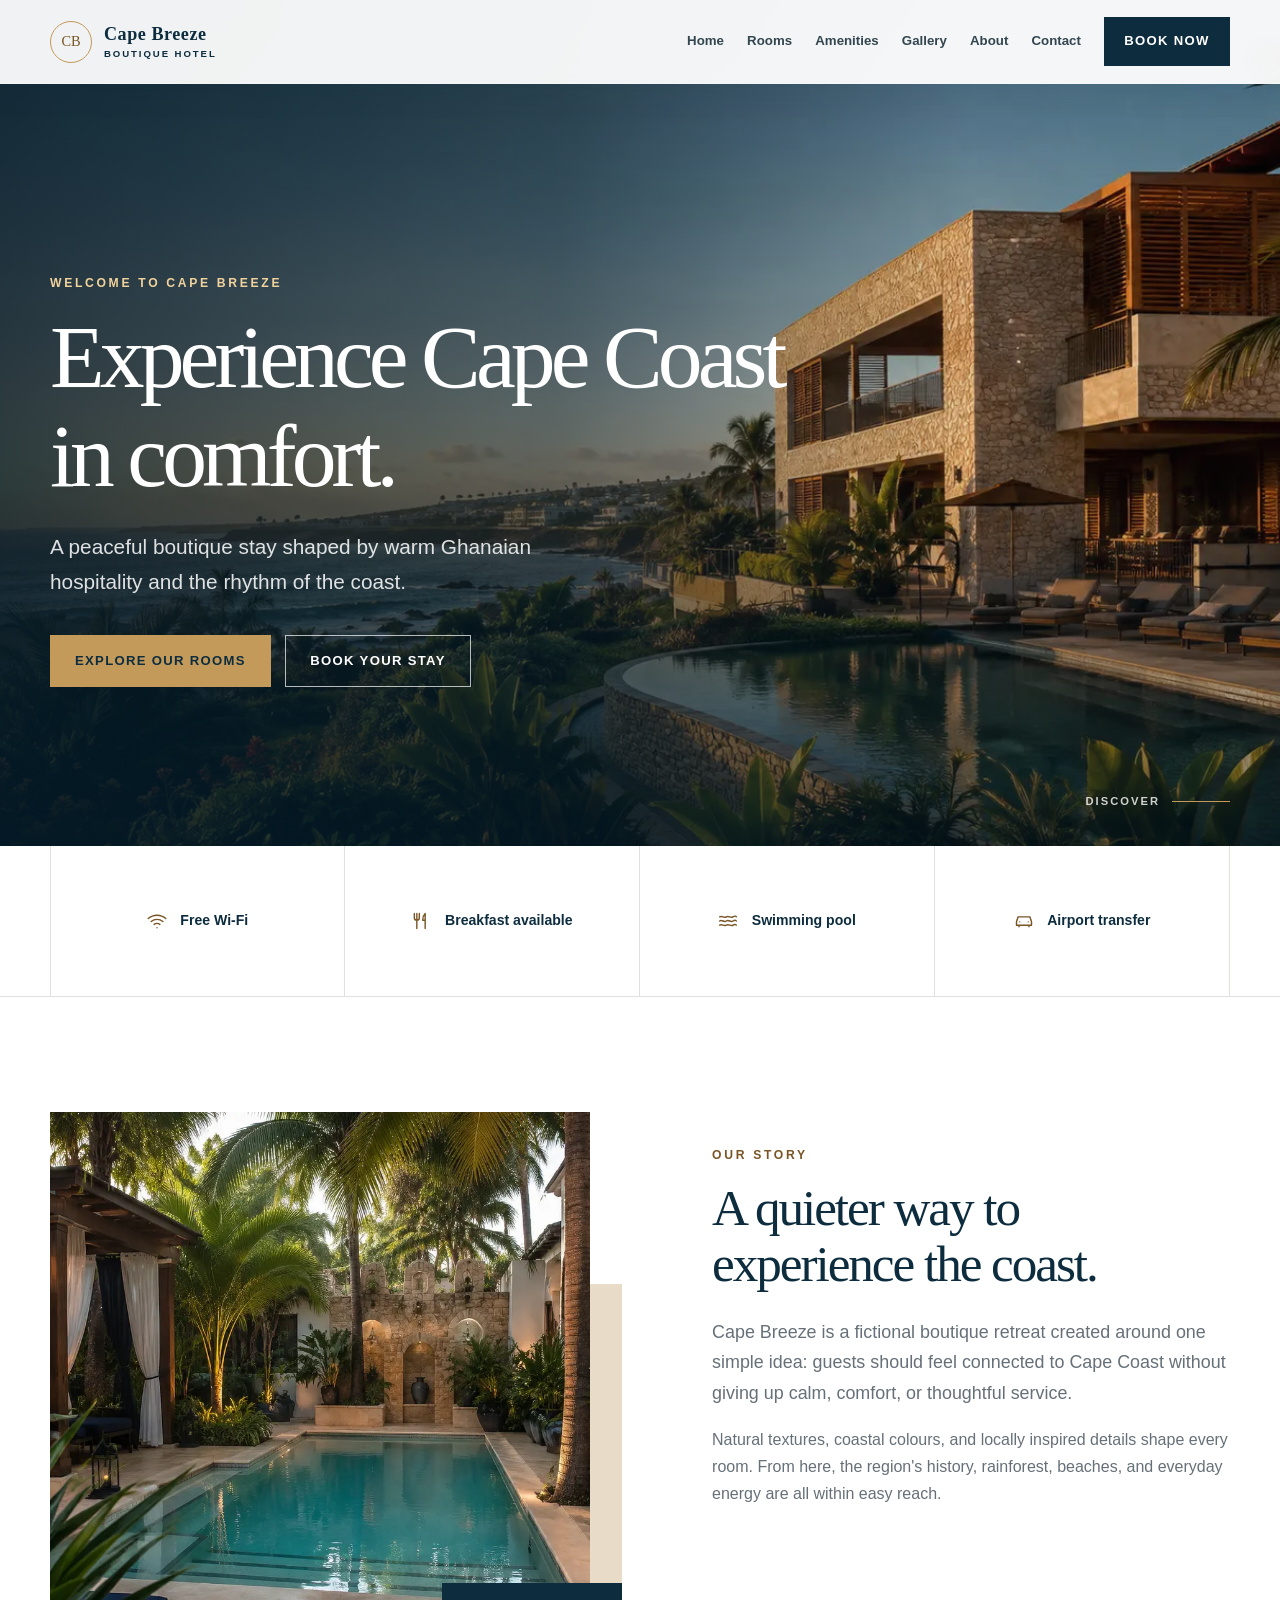
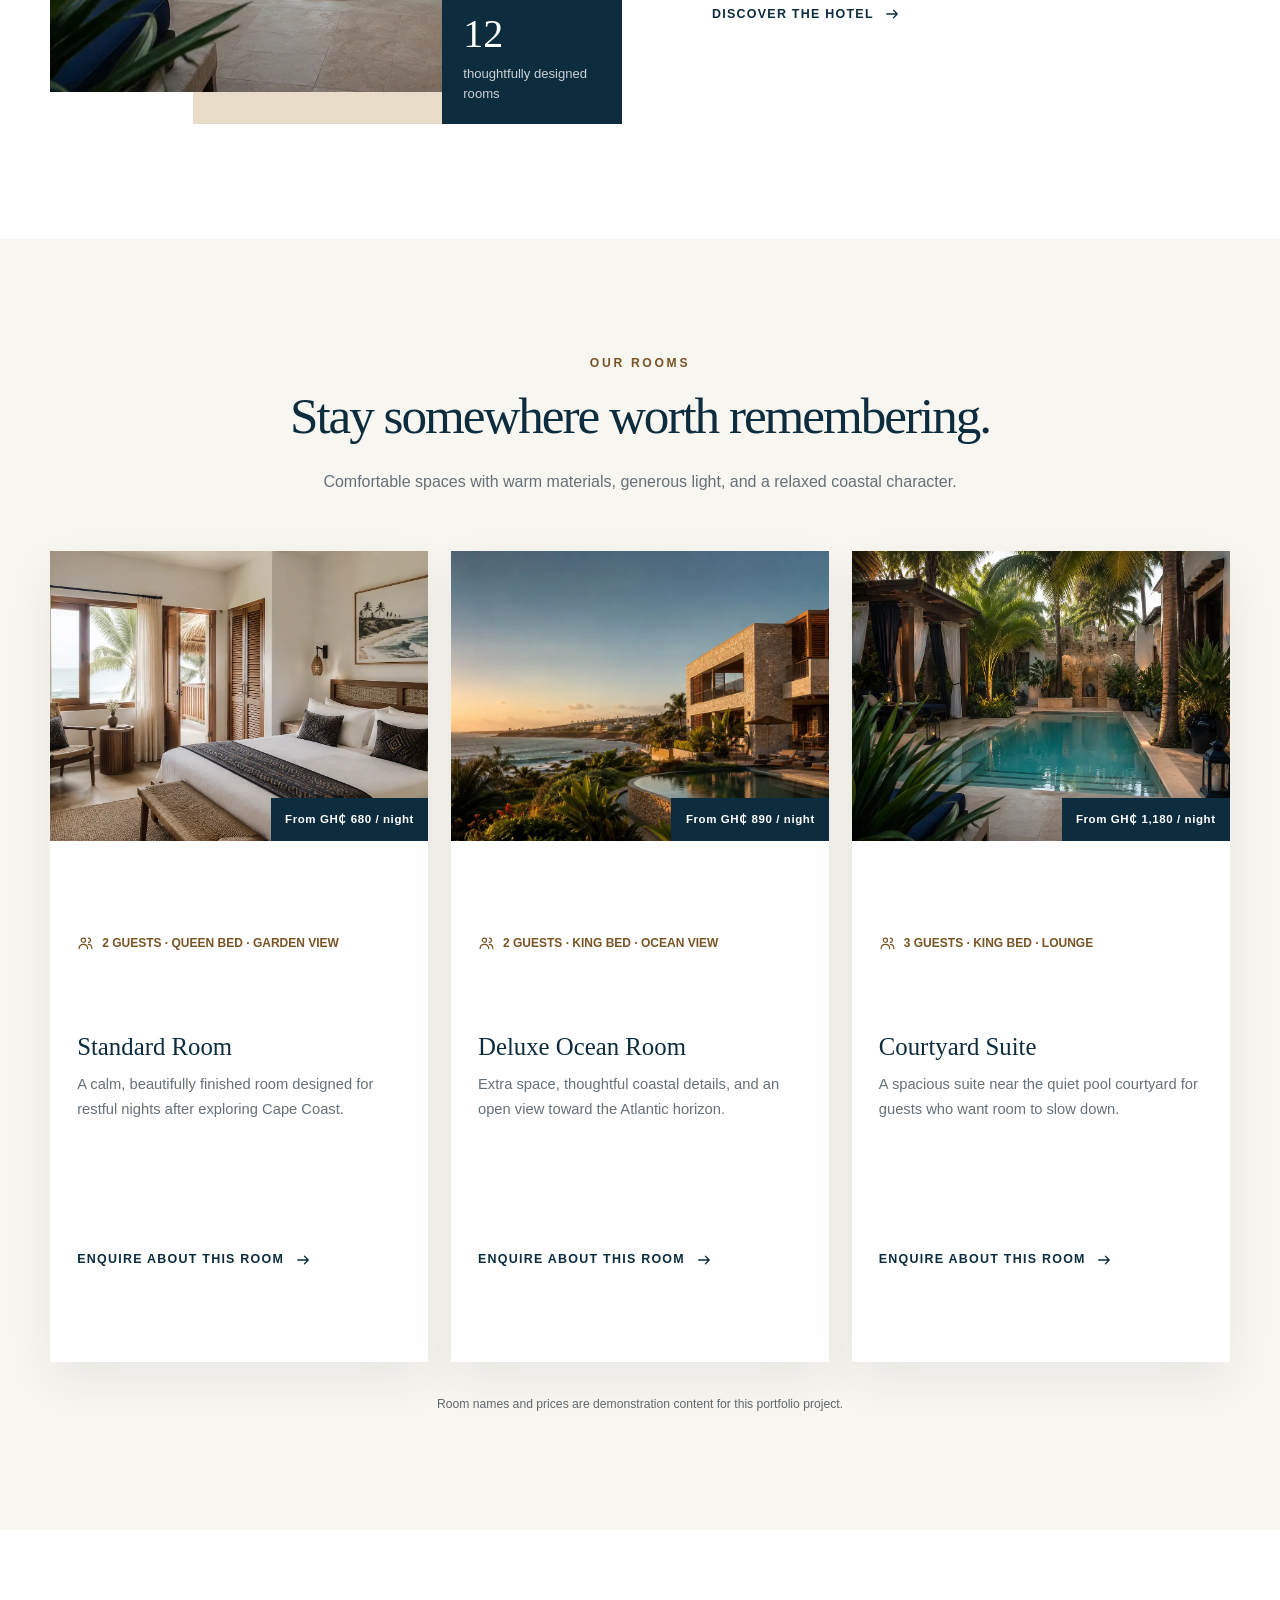
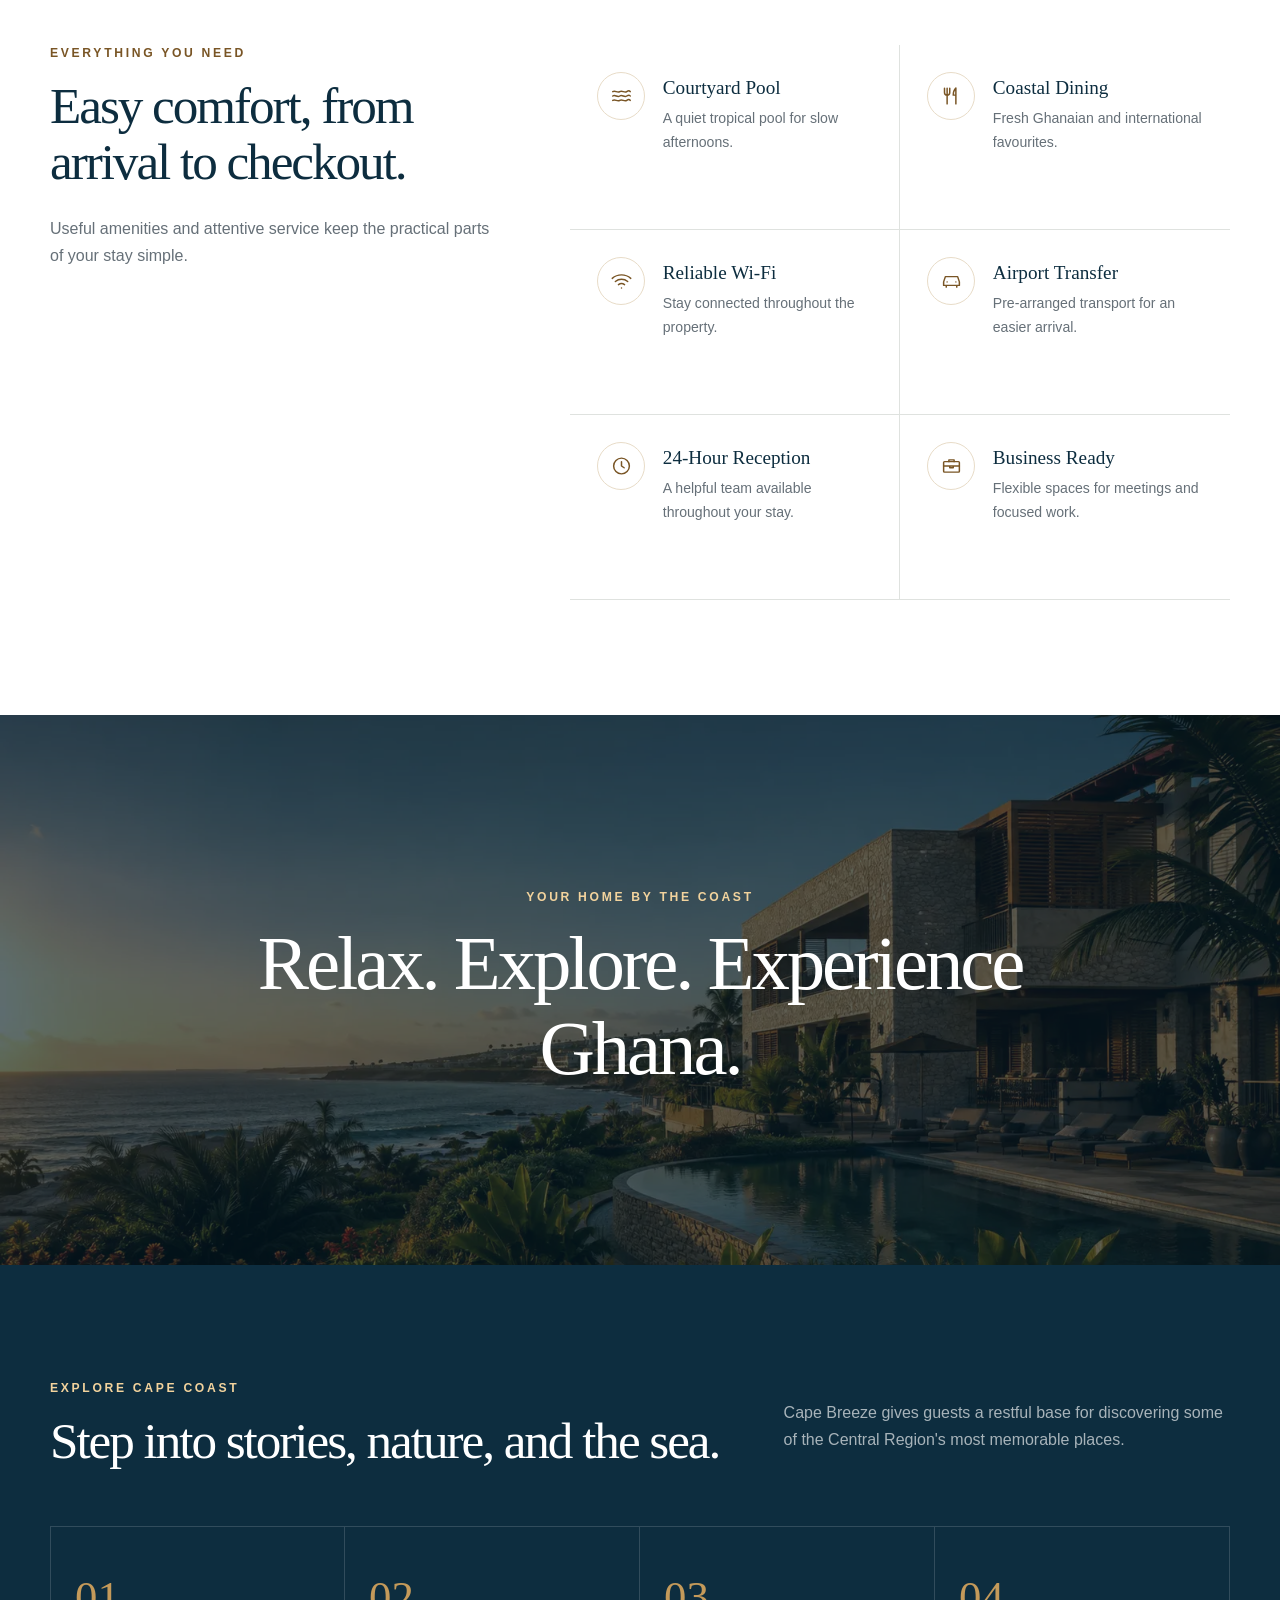
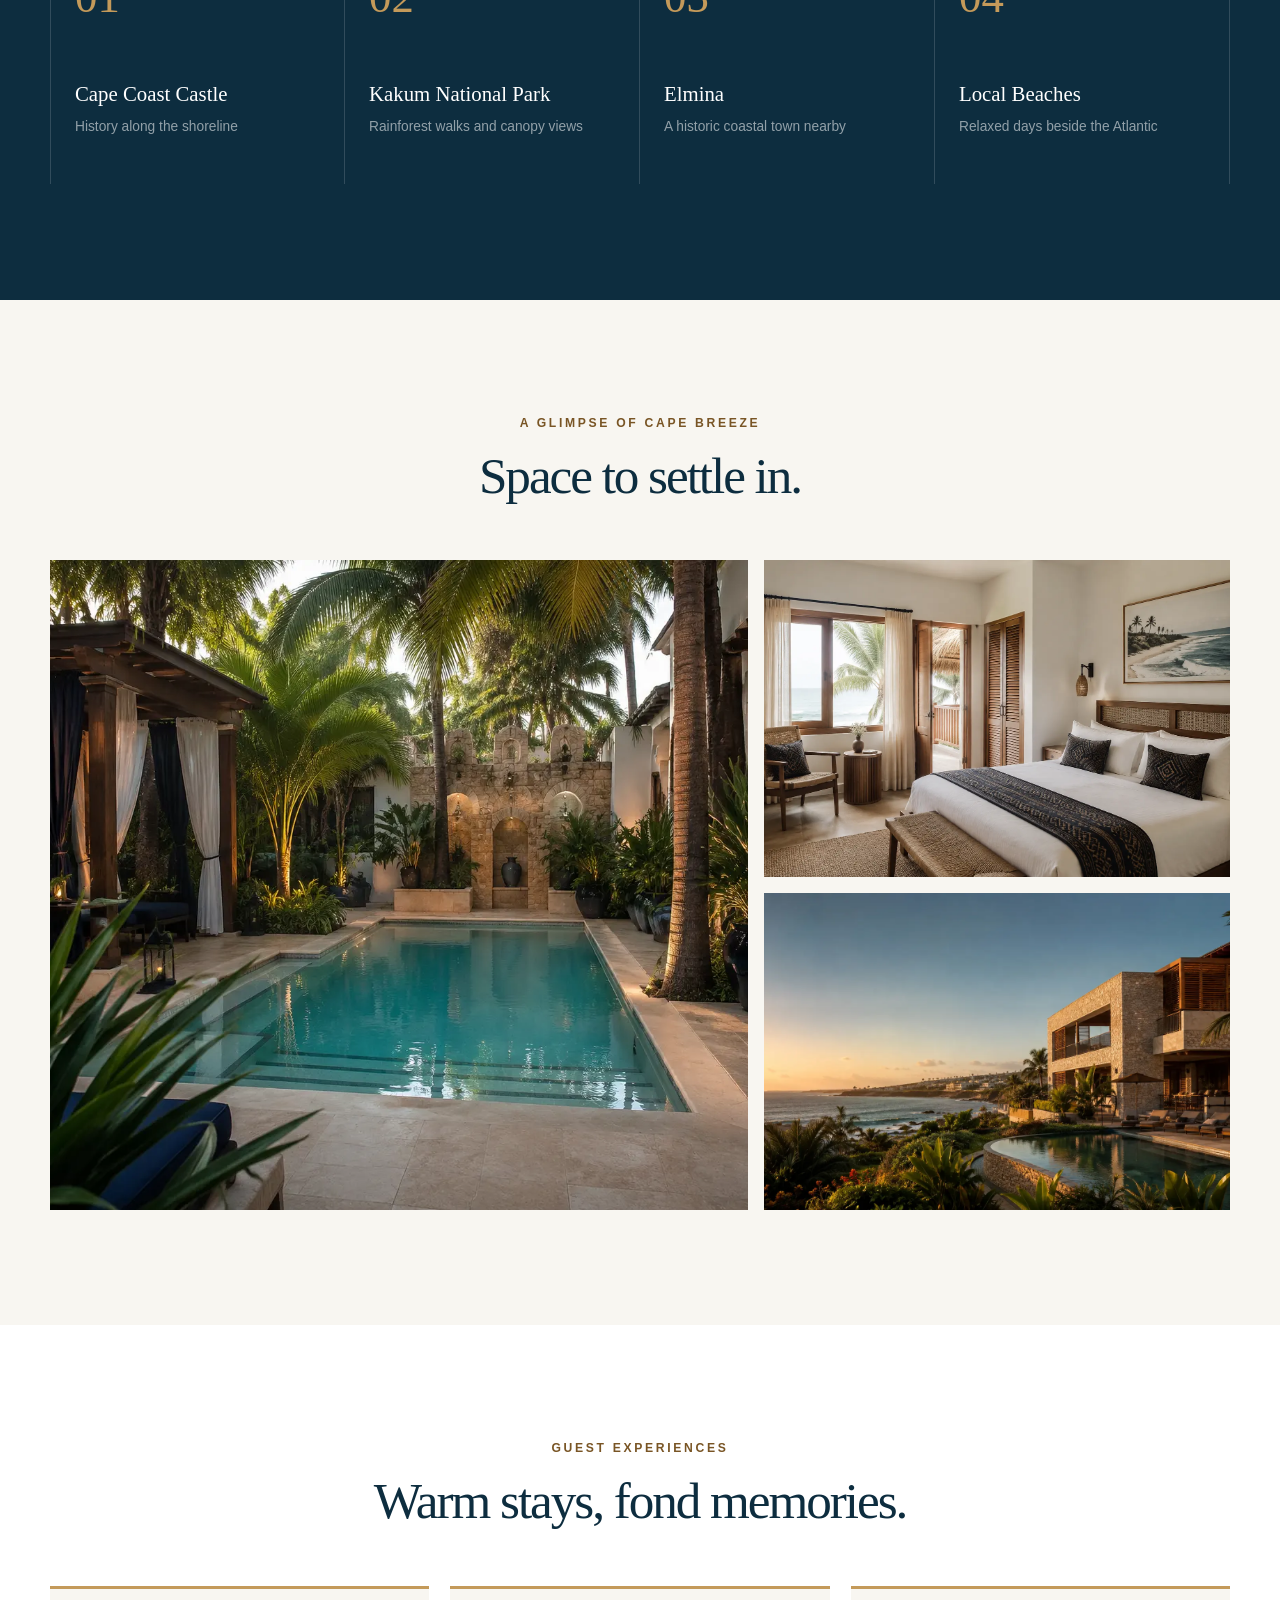
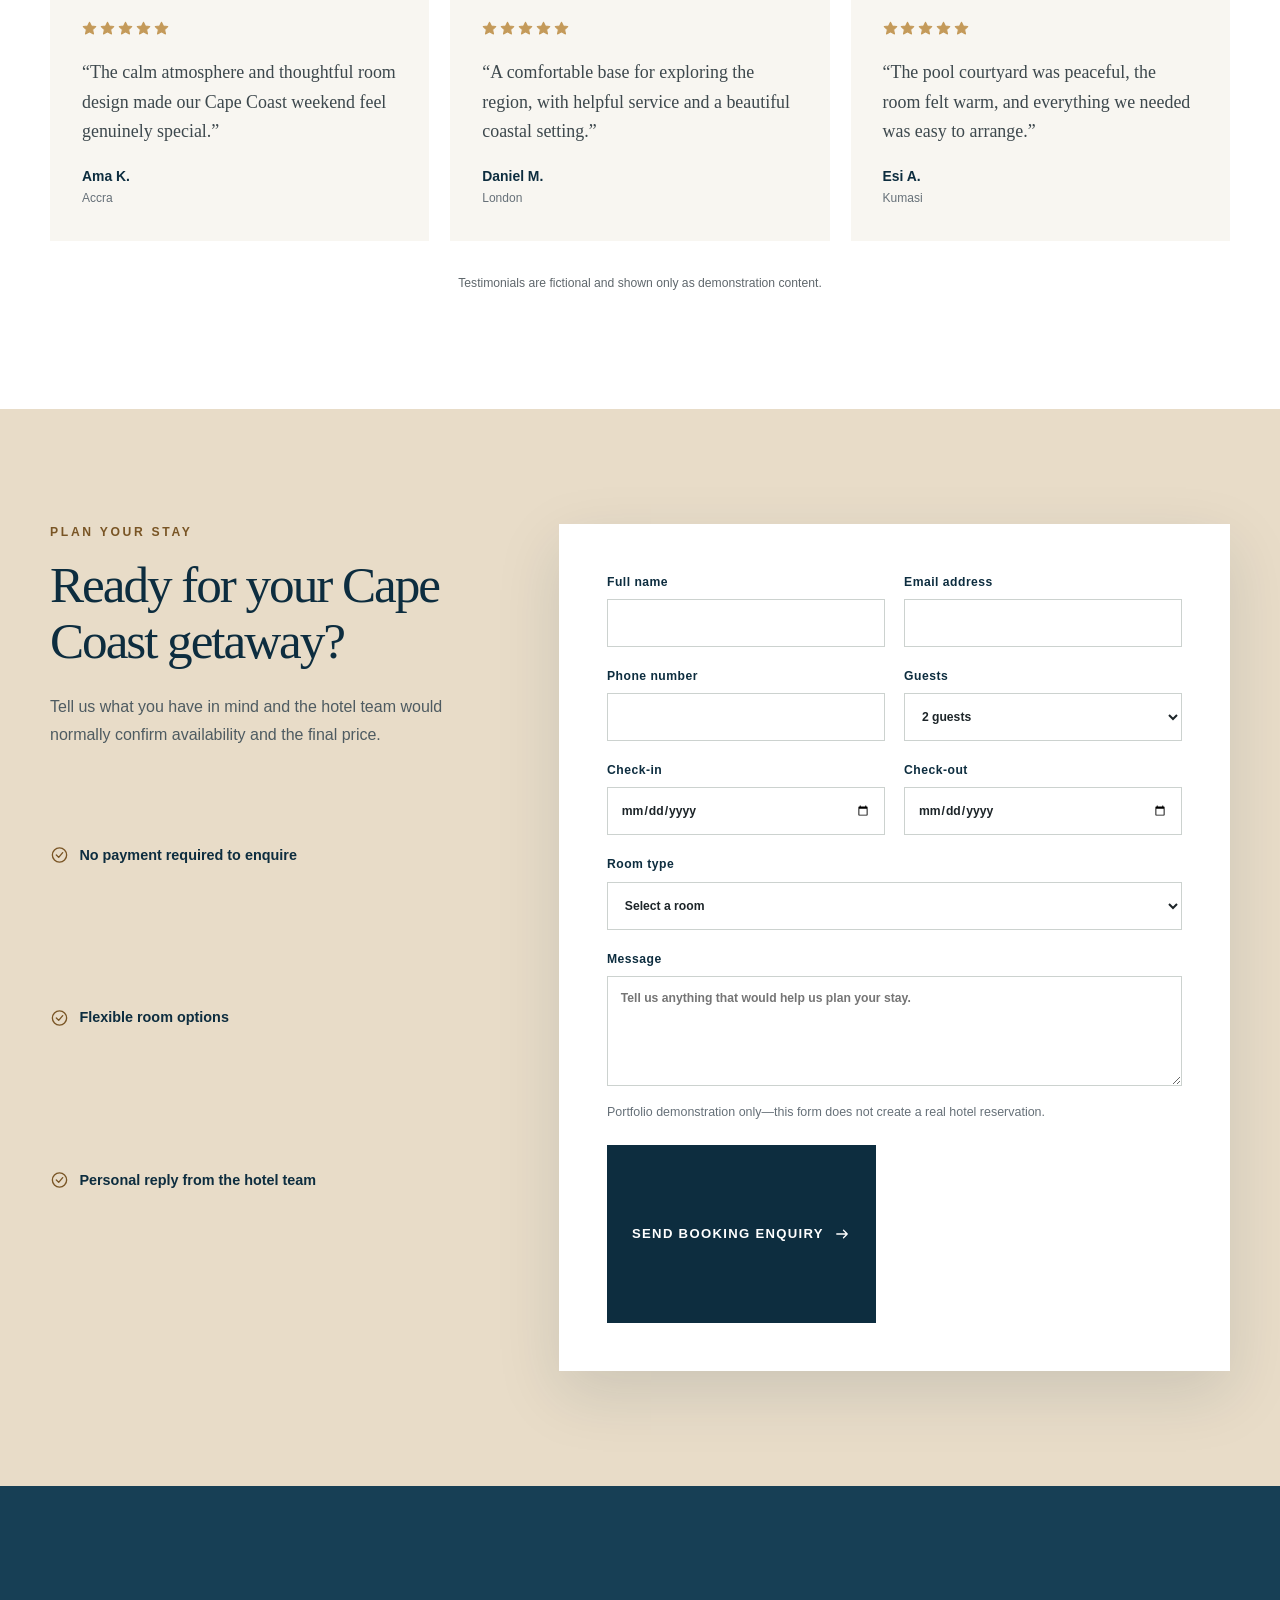
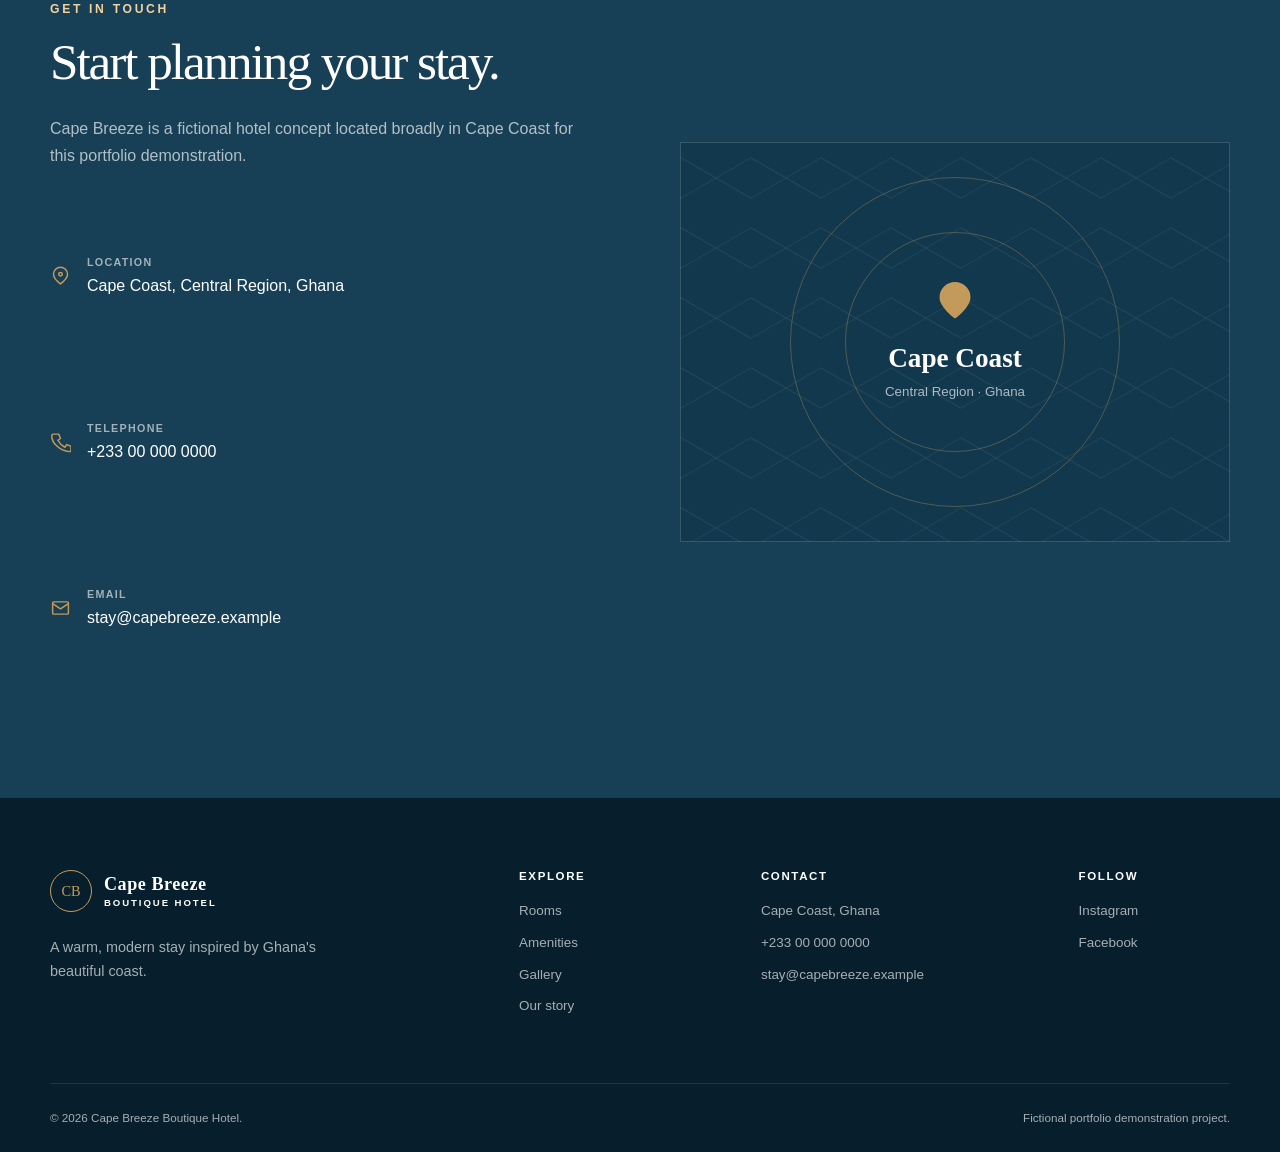
<file: index.html>
<!DOCTYPE html>
<html lang="en-GH">
  <head>
    <meta charset="UTF-8">
    <meta name="viewport" content="width=device-width, initial-scale=1.0">
    <meta name="description" content="Discover peaceful rooms, thoughtful amenities, and warm coastal hospitality at Cape Breeze Boutique Hotel in Cape Coast, Ghana.">
    <meta name="theme-color" content="#0d2d3f">
    <link rel="canonical"
      href="https://hotel-landing-page.patrickankomah4.workers.dev/">
    <meta property="og:title" content="Cape Breeze Boutique Hotel">
    <meta property="og:description" content="A peaceful boutique stay shaped by warm Ghanaian hospitality and the rhythm of the coast.">
    <meta property="og:type" content="website">
    <meta property="og:url"
      content="https://hotel-landing-page.patrickankomah4.workers.dev/"
    >
    <meta
      property="og:image"
      content="https://hotel-landing-page.patrickankomah4.workers.dev/assets/images/hotel-exterior.webp"
    >
    <meta
      property="og:image:alt"
      content="Exterior view of Cape Breeze Boutique Hotel"
    >
    <title>Cape Breeze Boutique Hotel | Cape Coast, Ghana</title>
    <link rel="icon" href="assets/icons/favicon.svg" type="image/svg+xml">
    <link rel="stylesheet" href="css/style.css">
    <script src="js/main.js" defer></script>
  </head>
  <body>
    <svg class="svg-symbols" aria-hidden="true">
      <symbol id="icon-wifi" viewBox="0 0 24 24"><path d="M5 12.55a11 11 0 0 1 14.08 0M1.42 9a16 16 0 0 1 21.16 0M8.53 16.11a6 6 0 0 1 6.95 0M12 20h.01"/></symbol>
      <symbol id="icon-dining" viewBox="0 0 24 24"><path d="M7 3v8M4 3v5a3 3 0 0 0 6 0V3M7 11v10M17 3v18M17 3c-2 2-3 5-3 8h3"/></symbol>
      <symbol id="icon-waves" viewBox="0 0 24 24"><path d="M2 7c3-2 5 2 8 0s5 2 8 0 4 0 4 0M2 12c3-2 5 2 8 0s5 2 8 0 4 0 4 0M2 17c3-2 5 2 8 0s5 2 8 0 4 0 4 0"/></symbol>
      <symbol id="icon-car" viewBox="0 0 24 24"><path d="M5 17h14M6 17v2M18 17v2M3 13l2-6h14l2 6v4H3zM7 13h.01M17 13h.01"/></symbol>
      <symbol id="icon-clock" viewBox="0 0 24 24"><circle cx="12" cy="12" r="9"/><path d="M12 7v5l3 2"/></symbol>
      <symbol id="icon-briefcase" viewBox="0 0 24 24"><rect x="3" y="7" width="18" height="12" rx="1"/><path d="M9 7V5h6v2M3 12h18M10 12v2h4v-2"/></symbol>
      <symbol id="icon-users" viewBox="0 0 24 24"><circle cx="9" cy="8" r="3"/><path d="M3 20c0-4 2-6 6-6s6 2 6 6M16 5a3 3 0 0 1 0 6M16 14c3 0 5 2 5 6"/></symbol>
      <symbol id="icon-arrow" viewBox="0 0 24 24"><path d="M5 12h14M14 7l5 5-5 5"/></symbol>
      <symbol id="icon-check" viewBox="0 0 24 24"><circle cx="12" cy="12" r="9"/><path d="m8 12 3 3 5-6"/></symbol>
      <symbol id="icon-pin" viewBox="0 0 24 24"><path d="M20 10c0 5-8 11-8 11S4 15 4 10a8 8 0 1 1 16 0z"/><circle cx="12" cy="10" r="2"/></symbol>
      <symbol id="icon-phone" viewBox="0 0 24 24"><path d="M6 3h4l2 5-3 2c2 4 4 6 8 8l2-3 5 2v4c0 1-1 2-2 2C11 22 2 13 2 5c0-1 1-2 2-2z"/></symbol>
      <symbol id="icon-mail" viewBox="0 0 24 24"><rect x="3" y="5" width="18" height="14" rx="1"/><path d="m3 7 9 6 9-6"/></symbol>
      <symbol id="icon-star" viewBox="0 0 24 24"><path d="m12 2 3 6 7 .9-5 4.8 1.3 7-6.3-3.3-6.3 3.3 1.3-7-5-4.8L9 8z"/></symbol>
    </svg>

    <header class="site-header">
      <a class="brand" href="#home" aria-label="Cape Breeze home">
        <span class="brand-mark" aria-hidden="true">CB</span>
        <span><strong>Cape Breeze</strong><small>Boutique Hotel</small></span>
      </a>

      <button class="menu-button" id="menuButton" type="button" aria-label="Open navigation" aria-expanded="false" aria-controls="mainNavigation">
        <span class="menu-icon" aria-hidden="true"></span>
      </button>

      <nav class="nav-links" id="mainNavigation" aria-label="Main navigation">
        <a href="#home">Home</a>
        <a href="#rooms">Rooms</a>
        <a href="#amenities">Amenities</a>
        <a href="#gallery">Gallery</a>
        <a href="#about">About</a>
        <a href="#contact">Contact</a>
        <a class="button button-small" href="#booking">Book now</a>
      </nav>
    </header>

    <main>
      <section class="hero" id="home" aria-labelledby="hero-title">
        <img
          class="hero-image"
          src="assets/images/hotel-exterior.webp"
          alt="Cape Breeze hotel overlooking the Atlantic coast at sunset"
          width="1600"
          height="800"
          fetchpriority="high"
        >
        <div class="hero-overlay"></div>
        <div class="hero-content container">
          <p class="eyebrow eyebrow-light">Welcome to Cape Breeze</p>
          <h1 id="hero-title">Experience Cape Coast in comfort.</h1>
          <p class="hero-copy">A peaceful boutique stay shaped by warm Ghanaian hospitality and the rhythm of the coast.</p>
          <div class="hero-actions">
            <a class="button button-gold" href="#rooms">Explore our rooms</a>
            <a class="button button-outline-light" href="#booking">Book your stay</a>
          </div>
        </div>
        <a class="scroll-cue" href="#about" aria-label="Scroll to discover Cape Breeze"><span>Discover</span><span class="scroll-line"></span></a>
      </section>

      <section class="quick-strip" aria-label="Key hotel amenities">
        <div class="container quick-grid">
          <div><svg aria-hidden="true"><use href="#icon-wifi"></use></svg><span>Free Wi-Fi</span></div>
          <div><svg aria-hidden="true"><use href="#icon-dining"></use></svg><span>Breakfast available</span></div>
          <div><svg aria-hidden="true"><use href="#icon-waves"></use></svg><span>Swimming pool</span></div>
          <div><svg aria-hidden="true"><use href="#icon-car"></use></svg><span>Airport transfer</span></div>
        </div>
      </section>

      <section class="section about-section" id="about">
        <div class="container about-grid">
          <div class="image-composition">
            <img src="assets/images/pool-courtyard.webp" alt="Peaceful pool courtyard surrounded by tropical plants">
            <span class="image-note"><strong>12</strong> thoughtfully designed rooms</span>
          </div>
          <div class="section-copy">
            <p class="eyebrow">Our story</p>
            <h2>A quieter way to experience the coast.</h2>
            <p class="lead">Cape Breeze is a fictional boutique retreat created around one simple idea: guests should feel connected to Cape Coast without giving up calm, comfort, or thoughtful service.</p>
            <p>Natural textures, coastal colours, and locally inspired details shape every room. From here, the region&apos;s history, rainforest, beaches, and everyday energy are all within easy reach.</p>
            <a class="text-link" href="#amenities">Discover the hotel <svg aria-hidden="true"><use href="#icon-arrow"></use></svg></a>
          </div>
        </div>
      </section>

      <section class="section rooms-section" id="rooms">
        <div class="container">
          <div class="section-heading centered-heading">
            <p class="eyebrow">Our rooms</p>
            <h2>Stay somewhere worth remembering.</h2>
            <p>Comfortable spaces with warm materials, generous light, and a relaxed coastal character.</p>
          </div>

          <div class="rooms-grid">
            <article class="room-card">
              <div class="room-image-wrap"><img src="assets/images/guest-room.webp" alt="Standard Room at Cape Breeze Boutique Hotel"><span class="room-price">From GH₵ 680 / night</span></div>
              <div class="room-body">
                <p class="room-details"><svg aria-hidden="true"><use href="#icon-users"></use></svg>2 guests · Queen bed · Garden view</p>
                <h3>Standard Room</h3>
                <p>A calm, beautifully finished room designed for restful nights after exploring Cape Coast.</p>
                <a class="text-link room-enquiry" href="#booking" data-room="Standard Room">Enquire about this room <svg aria-hidden="true"><use href="#icon-arrow"></use></svg></a>
              </div>
            </article>

            <article class="room-card">
              <div class="room-image-wrap"><img src="assets/images/hotel-exterior.webp" alt="Deluxe Ocean Room at Cape Breeze Boutique Hotel"><span class="room-price">From GH₵ 890 / night</span></div>
              <div class="room-body">
                <p class="room-details"><svg aria-hidden="true"><use href="#icon-users"></use></svg>2 guests · King bed · Ocean view</p>
                <h3>Deluxe Ocean Room</h3>
                <p>Extra space, thoughtful coastal details, and an open view toward the Atlantic horizon.</p>
                <a class="text-link room-enquiry" href="#booking" data-room="Deluxe Ocean Room">Enquire about this room <svg aria-hidden="true"><use href="#icon-arrow"></use></svg></a>
              </div>
            </article>

            <article class="room-card">
              <div class="room-image-wrap"><img src="assets/images/pool-courtyard.webp" alt="Courtyard Suite at Cape Breeze Boutique Hotel"><span class="room-price">From GH₵ 1,180 / night</span></div>
              <div class="room-body">
                <p class="room-details"><svg aria-hidden="true"><use href="#icon-users"></use></svg>3 guests · King bed · Lounge</p>
                <h3>Courtyard Suite</h3>
                <p>A spacious suite near the quiet pool courtyard for guests who want room to slow down.</p>
                <a class="text-link room-enquiry" href="#booking" data-room="Courtyard Suite">Enquire about this room <svg aria-hidden="true"><use href="#icon-arrow"></use></svg></a>
              </div>
            </article>
          </div>
          <p class="demo-note">Room names and prices are demonstration content for this portfolio project.</p>
        </div>
      </section>

      <section class="section amenities-section" id="amenities">
        <div class="container amenities-layout">
          <div class="section-heading amenities-intro">
            <p class="eyebrow">Everything you need</p>
            <h2>Easy comfort, from arrival to checkout.</h2>
            <p>Useful amenities and attentive service keep the practical parts of your stay simple.</p>
          </div>
          <div class="amenities-grid">
            <article class="amenity"><span class="icon-circle"><svg aria-hidden="true"><use href="#icon-waves"></use></svg></span><div><h3>Courtyard Pool</h3><p>A quiet tropical pool for slow afternoons.</p></div></article>
            <article class="amenity"><span class="icon-circle"><svg aria-hidden="true"><use href="#icon-dining"></use></svg></span><div><h3>Coastal Dining</h3><p>Fresh Ghanaian and international favourites.</p></div></article>
            <article class="amenity"><span class="icon-circle"><svg aria-hidden="true"><use href="#icon-wifi"></use></svg></span><div><h3>Reliable Wi-Fi</h3><p>Stay connected throughout the property.</p></div></article>
            <article class="amenity"><span class="icon-circle"><svg aria-hidden="true"><use href="#icon-car"></use></svg></span><div><h3>Airport Transfer</h3><p>Pre-arranged transport for an easier arrival.</p></div></article>
            <article class="amenity"><span class="icon-circle"><svg aria-hidden="true"><use href="#icon-clock"></use></svg></span><div><h3>24-Hour Reception</h3><p>A helpful team available throughout your stay.</p></div></article>
            <article class="amenity"><span class="icon-circle"><svg aria-hidden="true"><use href="#icon-briefcase"></use></svg></span><div><h3>Business Ready</h3><p>Flexible spaces for meetings and focused work.</p></div></article>
          </div>
        </div>
      </section>

      <section class="feature-banner" aria-label="Coastal hotel experience">
        <img src="assets/images/hotel-exterior.webp" alt="View across the coast beside Cape Breeze">
        <div class="feature-overlay"></div>
        <div class="feature-copy"><p class="eyebrow eyebrow-light">Your home by the coast</p><h2>Relax. Explore. Experience Ghana.</h2></div>
      </section>

      <section class="section destinations-section">
        <div class="container">
          <div class="section-heading split-heading">
            <div><p class="eyebrow">Explore Cape Coast</p><h2>Step into stories, nature, and the sea.</h2></div>
            <p>Cape Breeze gives guests a restful base for discovering some of the Central Region&apos;s most memorable places.</p>
          </div>
          <div class="destination-grid">
            <article class="destination-card"><span>01</span><h3>Cape Coast Castle</h3><p>History along the shoreline</p></article>
            <article class="destination-card"><span>02</span><h3>Kakum National Park</h3><p>Rainforest walks and canopy views</p></article>
            <article class="destination-card"><span>03</span><h3>Elmina</h3><p>A historic coastal town nearby</p></article>
            <article class="destination-card"><span>04</span><h3>Local Beaches</h3><p>Relaxed days beside the Atlantic</p></article>
          </div>
        </div>
      </section>

      <section class="section gallery-section" id="gallery">
        <div class="container">
          <div class="section-heading centered-heading"><p class="eyebrow">A glimpse of Cape Breeze</p><h2>Space to settle in.</h2></div>
          <div class="gallery-grid">
            <figure class="gallery-large"><img src="assets/images/pool-courtyard.webp" alt="Tropical courtyard swimming pool" loading="lazy"></figure>
            <figure><img src="assets/images/guest-room.webp" alt="Guest room with coastal details" loading="lazy"></figure>
            <figure><img src="assets/images/hotel-exterior.webp" alt="Hotel and Atlantic coast at sunset" loading="lazy"></figure>
          </div>
        </div>
      </section>

      <section class="section testimonials-section">
        <div class="container">
          <div class="section-heading centered-heading"><p class="eyebrow">Guest experiences</p><h2>Warm stays, fond memories.</h2></div>
          <div class="testimonials-grid">
            <blockquote><div class="stars" role="img" aria-label="Five out of five stars"><svg><use href="#icon-star"></use></svg><svg><use href="#icon-star"></use></svg><svg><use href="#icon-star"></use></svg><svg><use href="#icon-star"></use></svg><svg><use href="#icon-star"></use></svg></div><p>“The calm atmosphere and thoughtful room design made our Cape Coast weekend feel genuinely special.”</p><footer><strong>Ama K.</strong><span>Accra</span></footer></blockquote>
            <blockquote><div class="stars" role="img" aria-label="Five out of five stars"><svg><use href="#icon-star"></use></svg><svg><use href="#icon-star"></use></svg><svg><use href="#icon-star"></use></svg><svg><use href="#icon-star"></use></svg><svg><use href="#icon-star"></use></svg></div><p>“A comfortable base for exploring the region, with helpful service and a beautiful coastal setting.”</p><footer><strong>Daniel M.</strong><span>London</span></footer></blockquote>
            <blockquote><div class="stars" role="img" aria-label="Five out of five stars"><svg><use href="#icon-star"></use></svg><svg><use href="#icon-star"></use></svg><svg><use href="#icon-star"></use></svg><svg><use href="#icon-star"></use></svg><svg><use href="#icon-star"></use></svg></div><p>“The pool courtyard was peaceful, the room felt warm, and everything we needed was easy to arrange.”</p><footer><strong>Esi A.</strong><span>Kumasi</span></footer></blockquote>
          </div>
          <p class="demo-note">Testimonials are fictional and shown only as demonstration content.</p>
        </div>
      </section>

      <section class="section booking-section" id="booking">
        <div class="container booking-grid">
          <div class="booking-copy">
            <p class="eyebrow">Plan your stay</p>
            <h2>Ready for your Cape Coast getaway?</h2>
            <p>Tell us what you have in mind and the hotel team would normally confirm availability and the final price.</p>
            <ul>
              <li><svg aria-hidden="true"><use href="#icon-check"></use></svg>No payment required to enquire</li>
              <li><svg aria-hidden="true"><use href="#icon-check"></use></svg>Flexible room options</li>
              <li><svg aria-hidden="true"><use href="#icon-check"></use></svg>Personal reply from the hotel team</li>
            </ul>
          </div>

          <form
            class="booking-form"
            id="bookingForm"
            action="https://formspree.io/f/xwlkbnba"
            method="POST"
          >
            <input
              type="hidden"
              name="_subject"
              value="New Cape Breeze booking enquiry"
            >
            <div class="form-grid">
              <label>Full name<input name="name" type="text" autocomplete="name" required></label>
              <label>Email address<input name="email" type="email" autocomplete="email" required></label>
              <label>Phone number<input name="phone" type="tel" autocomplete="tel" required></label>
              <label>Guests<select name="guests"><option value="1">1 guest</option><option value="2" selected>2 guests</option><option value="3">3 guests</option><option value="4">4+ guests</option></select></label>
              <label>Check-in<input id="checkin" name="checkin" type="date" required></label>
              <label>Check-out<input id="checkout" name="checkout" type="date" required></label>
              <label class="full-field">Room type<select id="roomType" name="room" required><option value="" selected disabled>Select a room</option><option>Standard Room</option><option>Deluxe Ocean Room</option><option>Courtyard Suite</option></select></label>
              <label class="full-field">Message<textarea name="message" rows="4" placeholder="Tell us anything that would help us plan your stay."></textarea></label>
            </div>
            <p class="form-note">
              Portfolio demonstration only—this form does not create a real hotel reservation.
            </p>
            <button class="button form-button" type="submit">Send booking enquiry <svg aria-hidden="true"><use href="#icon-arrow"></use></svg></button>
            <p class="form-success" id="formSuccess" role="status" hidden>
              <svg aria-hidden="true"><use href="#icon-check"></use></svg>
              Thank you. Your booking enquiry has been sent successfully.
            </p>

            <p class="form-error" id="formError" role="alert" hidden>
              We couldn’t send your enquiry. Please check your connection and try again.
            </p> 
           </form>
        </div>
      </section>

      <section class="section contact-section" id="contact">
        <div class="container contact-grid">
          <div>
            <p class="eyebrow eyebrow-light">Get in touch</p>
            <h2>Start planning your stay.</h2>
            <p class="contact-intro">Cape Breeze is a fictional hotel concept located broadly in Cape Coast for this portfolio demonstration.</p>
            <div class="contact-list">
              <p><svg aria-hidden="true"><use href="#icon-pin"></use></svg><span><strong>Location</strong>Cape Coast, Central Region, Ghana</span></p>
              <p><svg aria-hidden="true"><use href="#icon-phone"></use></svg><span><strong>Telephone</strong>+233 00 000 0000</span></p>
              <p><svg aria-hidden="true"><use href="#icon-mail"></use></svg><span><strong>Email</strong>stay@capebreeze.example</span></p>
            </div>
          </div>
          <div class="map-card" role="img" aria-label="Cape Coast location illustration">
            <span class="map-ring map-ring-one"></span><span class="map-ring map-ring-two"></span>
            <svg aria-hidden="true"><use href="#icon-pin"></use></svg><strong>Cape Coast</strong><small>Central Region · Ghana</small>
          </div>
        </div>
      </section>
    </main>

    <footer class="footer">
      <div class="container footer-grid">
        <div class="footer-brand"><a class="brand brand-light" href="#home"><span class="brand-mark">CB</span><span><strong>Cape Breeze</strong><small>Boutique Hotel</small></span></a><p>A warm, modern stay inspired by Ghana&apos;s beautiful coast.</p></div>
        <div><h3>Explore</h3><a href="#rooms">Rooms</a><a href="#amenities">Amenities</a><a href="#gallery">Gallery</a><a href="#about">Our story</a></div>
        <div><h3>Contact</h3><p>Cape Coast, Ghana</p><p>+233 00 000 0000</p><p>stay@capebreeze.example</p></div>
        <div><h3>Follow</h3><p>Instagram</p><p>Facebook</p></div>
      </div>
      <div class="container footer-bottom"><p>© 2026 Cape Breeze Boutique Hotel.</p><p>Fictional portfolio demonstration project.</p></div>
        </footer>

    <!-- Cloudflare Web Analytics -->
    <script
      type="module"
      src="https://static.cloudflareinsights.com/beacon.min.js"
      data-cf-beacon='{"token":"aace23bc553f4d2088be8d62112a434f"}'
    ></script>
    <!-- End Cloudflare Web Analytics -->
  </body>
</html>
</file>
<file: css/style.css>
:root {
  --navy: #0d2d3f;
  --navy-light: #173f55;
  --gold: #c49a5a;
  --gold-dark: #795525;
  --sand: #e8dcc8;
  --cream: #f8f6f1;
  --white: #ffffff;
  --ink: #1d2529;
  --muted: #667078;
  --line: #dfe2df;
  --background: #ffffff;
  --foreground: #1d2529;
  --card: #ffffff;
  --card-foreground: #1d2529;
  --popover: #ffffff;
  --popover-foreground: #1d2529;
  --primary: #0d2d3f;
  --primary-foreground: #ffffff;
  --secondary: #e8dcc8;
  --secondary-foreground: #0d2d3f;
  --muted-foreground: #667078;
  --accent: #c49a5a;
  --accent-foreground: #0d2d3f;
  --destructive: #b42318;
  --border: #dfe2df;
  --input: #c9cfcc;
  --ring: #c49a5a;
  --radius: 0.25rem;
}

* {
  box-sizing: border-box;
}

.svg-symbols {
  position: absolute;
  width: 0;
  height: 0;
  overflow: hidden;
}

svg {
  fill: none;
  stroke: currentColor;
  stroke-linecap: round;
  stroke-linejoin: round;
  stroke-width: 1.7;
}

html {
  scroll-behavior: smooth;
  scroll-padding-top: 84px;
}

body {
  margin: 0;
  background: var(--white);
  color: var(--ink);
  font-family: "Inter", "Segoe UI", Arial, sans-serif;
  font-size: 1rem;
  line-height: 1.7;
}

body,
button,
input,
select,
textarea {
  -webkit-font-smoothing: antialiased;
}

a {
  color: inherit;
  text-decoration: none;
}

img {
  display: block;
  max-width: 100%;
}

button,
input,
select,
textarea {
  font: inherit;
}

h1,
h2,
h3,
p {
  margin-top: 0;
}

h1,
h2,
h3 {
  color: var(--navy);
  font-family: Georgia, "Times New Roman", serif;
  font-weight: 500;
  line-height: 1.1;
}

h1 {
  font-size: clamp(3.5rem, 7vw, 6.8rem);
  letter-spacing: -0.055em;
}

h2 {
  font-size: clamp(2.5rem, 4vw, 4.2rem);
  letter-spacing: -0.04em;
}

h3 {
  font-size: 1.55rem;
}

.container {
  width: min(1180px, calc(100% - 40px));
  margin-inline: auto;
}

.section {
  padding-block: clamp(5rem, 9vw, 8rem);
}

.eyebrow {
  margin-bottom: 1rem;
  color: var(--gold-dark);
  font-size: 0.76rem;
  font-weight: 700;
  letter-spacing: 0.22em;
  line-height: 1.4;
  text-transform: uppercase;
}

.eyebrow-light {
  color: #f2d39d;
}

.button {
  display: inline-flex;
  min-height: 52px;
  align-items: center;
  justify-content: center;
  gap: 0.6rem;
  border: 1px solid var(--navy);
  background: var(--navy);
  color: var(--white);
  cursor: pointer;
  font-size: 0.82rem;
  font-weight: 700;
  letter-spacing: 0.1em;
  padding: 0.8rem 1.5rem;
  text-transform: uppercase;
  transition: background 180ms ease, border-color 180ms ease, color 180ms ease, transform 180ms ease;
}

.button:hover {
  background: var(--navy-light);
  border-color: var(--navy-light);
  transform: translateY(-2px);
}

.button:focus-visible,
a:focus-visible,
input:focus-visible,
select:focus-visible,
textarea:focus-visible,
button:focus-visible {
  outline: 3px solid var(--gold);
  outline-offset: 3px;
}

.button-small {
  min-height: 44px;
  padding-inline: 1.2rem;
  color: var(--white) !important;
}

.site-header {
  position: fixed;
  z-index: 50;
  top: 0;
  right: 0;
  left: 0;
  display: flex;
  min-height: 84px;
  align-items: center;
  justify-content: space-between;
  border-bottom: 1px solid rgba(255, 255, 255, 0.24);
  background: rgba(255, 255, 255, 0.94);
  box-shadow: 0 10px 30px rgba(13, 45, 63, 0.08);
  padding: 0.75rem max(24px, calc((100vw - 1180px) / 2));
  backdrop-filter: blur(14px);
}

.brand {
  display: inline-flex;
  align-items: center;
  gap: 0.75rem;
  color: var(--navy);
  line-height: 1;
}

.brand-mark {
  display: inline-grid;
  width: 42px;
  height: 42px;
  place-items: center;
  border: 1px solid var(--gold);
  border-radius: 50%;
  color: var(--gold-dark);
  font-family: Georgia, "Times New Roman", serif;
  font-size: 0.9rem;
}

.brand strong,
.brand small {
  display: block;
}

.brand strong {
  font-family: Georgia, "Times New Roman", serif;
  font-size: 1.13rem;
  letter-spacing: 0.03em;
}

.brand small {
  margin-top: 0.35rem;
  font-size: 0.6rem;
  font-weight: 700;
  letter-spacing: 0.2em;
  text-transform: uppercase;
}

.nav-links {
  display: flex;
  align-items: center;
  gap: 1.45rem;
}

.nav-links > a:not(.button) {
  position: relative;
  color: #33464f;
  font-size: 0.83rem;
  font-weight: 600;
}

.nav-links > a:not(.button)::after {
  position: absolute;
  right: 0;
  bottom: -8px;
  left: 0;
  height: 1px;
  background: var(--gold);
  content: "";
  transform: scaleX(0);
  transition: transform 180ms ease;
}

.nav-links > a:not(.button):hover::after {
  transform: scaleX(1);
}

.menu-button {
  display: none;
  width: 44px;
  height: 44px;
  place-items: center;
  border: 1px solid var(--line);
  background: var(--white);
  color: var(--navy);
}

.menu-icon,
.menu-icon::before,
.menu-icon::after {
  display: block;
  width: 22px;
  height: 2px;
  background: currentColor;
  content: "";
  transition: transform 180ms ease, opacity 180ms ease;
}

.menu-icon {
  position: relative;
}

.menu-icon::before {
  position: absolute;
  top: -7px;
}

.menu-icon::after {
  position: absolute;
  top: 7px;
}

.menu-button.is-open .menu-icon {
  background: transparent;
}

.menu-button.is-open .menu-icon::before {
  top: 0;
  transform: rotate(45deg);
}

.menu-button.is-open .menu-icon::after {
  top: 0;
  transform: rotate(-45deg);
}

.hero {
  position: relative;
  display: grid;
  min-height: 94svh;
  align-items: center;
  overflow: hidden;
  padding-top: 84px;
}

.hero-image,
.hero-overlay {
  position: absolute;
  width: 100%;
  height: 100%;
  inset: 0;
}

.hero-image {
  object-fit: cover;
  object-position: center;
}

.hero-overlay {
  background:
    linear-gradient(90deg, rgba(4, 27, 40, 0.84) 0%, rgba(4, 27, 40, 0.56) 44%, rgba(4, 27, 40, 0.08) 76%),
    linear-gradient(0deg, rgba(4, 27, 40, 0.5) 0%, transparent 45%);
}

.hero-content {
  position: relative;
  z-index: 2;
  padding-block: 7rem 5rem;
}

.hero h1 {
  max-width: 800px;
  margin-bottom: 1.5rem;
  color: var(--white);
}

.hero-copy {
  max-width: 570px;
  margin-bottom: 2.2rem;
  color: rgba(255, 255, 255, 0.86);
  font-size: clamp(1.05rem, 2vw, 1.3rem);
}

.hero-actions {
  display: flex;
  flex-wrap: wrap;
  gap: 0.9rem;
}

.button-gold {
  border-color: var(--gold);
  background: var(--gold);
  color: var(--navy);
}

.button-gold:hover {
  border-color: #d3ae73;
  background: #d3ae73;
}

.button-outline-light {
  border-color: rgba(255, 255, 255, 0.7);
  background: transparent;
}

.button-outline-light:hover {
  border-color: var(--white);
  background: var(--white);
  color: var(--navy);
}

.scroll-cue {
  position: absolute;
  z-index: 2;
  right: max(24px, calc((100vw - 1180px) / 2));
  bottom: 2.2rem;
  display: flex;
  align-items: center;
  gap: 0.75rem;
  color: rgba(255, 255, 255, 0.8);
  font-size: 0.7rem;
  font-weight: 700;
  letter-spacing: 0.18em;
  text-transform: uppercase;
}

.scroll-line {
  display: block;
  width: 58px;
  height: 1px;
  background: var(--gold);
}

.quick-strip {
  border-bottom: 1px solid var(--line);
  background: var(--white);
}

.quick-grid {
  display: grid;
  grid-template-columns: repeat(4, 1fr);
}

.quick-grid > div {
  display: flex;
  min-height: 108px;
  align-items: center;
  justify-content: center;
  gap: 0.85rem;
  border-right: 1px solid var(--line);
  color: var(--navy);
  font-size: 0.88rem;
  font-weight: 700;
}

.quick-grid > div:first-child {
  border-left: 1px solid var(--line);
}

.quick-grid svg {
  width: 20px;
  color: var(--gold-dark);
}

.about-grid {
  display: grid;
  align-items: center;
  gap: clamp(3rem, 7vw, 7rem);
  grid-template-columns: 1.05fr 0.95fr;
}

.image-composition {
  position: relative;
  padding: 0 2rem 2rem 0;
}

.image-composition::after {
  position: absolute;
  z-index: -1;
  right: 0;
  bottom: 0;
  width: 75%;
  height: 72%;
  background: var(--sand);
  content: "";
}

.image-composition img {
  width: 100%;
  min-height: 580px;
  object-fit: cover;
}

.image-note {
  position: absolute;
  right: 0;
  bottom: 0;
  max-width: 180px;
  background: var(--navy);
  color: rgba(255, 255, 255, 0.78);
  font-size: 0.82rem;
  line-height: 1.5;
  padding: 1.3rem;
}

.image-note strong {
  display: block;
  color: var(--white);
  font-family: Georgia, "Times New Roman", serif;
  font-size: 2.5rem;
  font-weight: 500;
}

.section-copy h2,
.section-heading h2,
.booking-copy h2,
.contact-section h2 {
  margin-bottom: 1.5rem;
}

.section-copy > p:not(.eyebrow),
.section-heading > p:not(.eyebrow) {
  color: var(--muted);
}

.section-copy .lead {
  color: #34464e;
  font-size: 1.12rem;
}

.text-link {
  display: inline-flex;
  align-items: center;
  gap: 0.6rem;
  margin-top: 1rem;
  color: var(--navy);
  font-size: 0.78rem;
  font-weight: 800;
  letter-spacing: 0.1em;
  text-transform: uppercase;
}

.text-link svg {
  width: 18px;
  transition: transform 180ms ease;
}

.text-link:hover svg {
  transform: translateX(5px);
}

.rooms-section,
.gallery-section {
  background: var(--cream);
}

.centered-heading {
  max-width: 720px;
  margin: 0 auto 3.5rem;
  text-align: center;
}

.rooms-grid {
  display: grid;
  gap: 1.4rem;
  grid-template-columns: repeat(3, 1fr);
}

.room-card {
  background: var(--white);
  box-shadow: 0 18px 45px rgba(13, 45, 63, 0.07);
  transition: transform 220ms ease, box-shadow 220ms ease;
}

.room-card:hover {
  box-shadow: 0 24px 60px rgba(13, 45, 63, 0.13);
  transform: translateY(-7px);
}

.room-image-wrap {
  position: relative;
  height: 290px;
  overflow: hidden;
}

.room-image-wrap img {
  width: 100%;
  height: 100%;
  object-fit: cover;
  transition: transform 500ms ease;
}

.room-card:hover .room-image-wrap img {
  transform: scale(1.04);
}

.room-price {
  position: absolute;
  right: 0;
  bottom: 0;
  background: var(--navy);
  color: var(--white);
  font-size: 0.72rem;
  font-weight: 700;
  letter-spacing: 0.05em;
  padding: 0.75rem 0.9rem;
}

.room-body {
  padding: 1.7rem;
}

.room-details {
  display: flex;
  align-items: center;
  gap: 0.5rem;
  margin-bottom: 0.9rem;
  color: var(--gold-dark);
  font-size: 0.75rem;
  font-weight: 700;
  text-transform: uppercase;
}

.room-details svg {
  width: 17px;
}

.room-body h3 {
  margin-bottom: 0.75rem;
}

.room-body > p:not(.room-details) {
  min-height: 82px;
  color: var(--muted);
  font-size: 0.92rem;
}

.demo-note {
  margin: 2rem auto 0;
  color: #5f676c;
  font-size: 0.76rem;
  text-align: center;
}

.amenities-layout {
  display: grid;
  align-items: start;
  gap: 5rem;
  grid-template-columns: 0.8fr 1.2fr;
}

.amenities-intro {
  position: sticky;
  top: 120px;
}

.amenities-grid {
  display: grid;
  gap: 0;
  grid-template-columns: repeat(2, 1fr);
}

.amenity {
  display: flex;
  min-height: 185px;
  align-items: flex-start;
  gap: 1.1rem;
  border-bottom: 1px solid var(--line);
  padding: 1.7rem;
}

.amenity:nth-child(odd) {
  border-right: 1px solid var(--line);
}

.icon-circle {
  display: inline-grid;
  width: 48px;
  height: 48px;
  flex: 0 0 48px;
  place-items: center;
  border: 1px solid var(--sand);
  border-radius: 50%;
  color: var(--gold-dark);
}

.icon-circle svg {
  width: 21px;
}

.amenity h3 {
  margin: 0.3rem 0 0.55rem;
  font-size: 1.2rem;
}

.amenity p {
  margin: 0;
  color: var(--muted);
  font-size: 0.88rem;
}

.feature-banner {
  position: relative;
  display: grid;
  min-height: 550px;
  place-items: center;
  overflow: hidden;
}

.feature-banner img,
.feature-overlay {
  position: absolute;
  width: 100%;
  height: 100%;
  inset: 0;
}

.feature-banner img {
  object-fit: cover;
}

.feature-overlay {
  background: rgba(4, 27, 40, 0.64);
}

.feature-copy {
  position: relative;
  z-index: 1;
  max-width: 900px;
  color: var(--white);
  padding: 2rem;
  text-align: center;
}

.feature-copy h2 {
  margin: 0;
  color: var(--white);
  font-size: clamp(3rem, 6vw, 5.6rem);
}

.destinations-section {
  background: var(--navy);
}

.destinations-section h2,
.destinations-section h3 {
  color: var(--white);
}

.destinations-section .eyebrow {
  color: #f2d39d;
}

.split-heading {
  display: grid;
  align-items: end;
  gap: 4rem;
  grid-template-columns: 1.2fr 0.8fr;
  margin-bottom: 3.5rem;
}

.split-heading h2 {
  margin-bottom: 0;
}

.split-heading > p {
  color: rgba(255, 255, 255, 0.64) !important;
}

.destination-grid {
  display: grid;
  border-top: 1px solid rgba(255, 255, 255, 0.15);
  grid-template-columns: repeat(4, 1fr);
}

.destination-card {
  min-height: 250px;
  border-right: 1px solid rgba(255, 255, 255, 0.15);
  padding: 2rem 1.5rem;
  transition: background 180ms ease;
}

.destination-card:first-child {
  border-left: 1px solid rgba(255, 255, 255, 0.15);
}

.destination-card:hover {
  background: rgba(255, 255, 255, 0.06);
}

.destination-card > span {
  color: var(--gold);
  font-family: Georgia, "Times New Roman", serif;
  font-size: 2.8rem;
}

.destination-card h3 {
  margin: 3rem 0 0.6rem;
  font-size: 1.3rem;
}

.destination-card p {
  color: rgba(255, 255, 255, 0.55);
  font-size: 0.86rem;
}

.gallery-grid {
  display: grid;
  min-height: 650px;
  gap: 1rem;
  grid-template-columns: 1.5fr 1fr;
  grid-template-rows: repeat(2, 1fr);
}

.gallery-grid figure {
  margin: 0;
  overflow: hidden;
}

.gallery-grid .gallery-large {
  grid-row: 1 / 3;
}

.gallery-grid img {
  width: 100%;
  height: 100%;
  object-fit: cover;
  transition: transform 500ms ease;
}

.gallery-grid figure:hover img {
  transform: scale(1.035);
}

.testimonials-section {
  background: var(--white);
}

.testimonials-grid {
  display: grid;
  gap: 1.3rem;
  grid-template-columns: repeat(3, 1fr);
}

.testimonials-grid blockquote {
  margin: 0;
  border-top: 3px solid var(--gold);
  background: var(--cream);
  padding: 2rem;
}

.stars {
  display: flex;
  gap: 0.18rem;
  margin-bottom: 1.4rem;
}

.stars svg {
  width: 15px;
  height: 15px;
  fill: var(--gold);
  color: var(--gold);
}

.testimonials-grid blockquote > p {
  color: #3d484d;
  font-family: Georgia, "Times New Roman", serif;
  font-size: 1.12rem;
  line-height: 1.65;
}

.testimonials-grid footer strong,
.testimonials-grid footer span {
  display: block;
}

.testimonials-grid footer strong {
  color: var(--navy);
  font-size: 0.87rem;
}

.testimonials-grid footer span {
  color: var(--muted);
  font-size: 0.75rem;
}

.booking-section {
  background: var(--sand);
}

.booking-grid {
  display: grid;
  align-items: start;
  gap: 5rem;
  grid-template-columns: 0.78fr 1.22fr;
}

.booking-copy > p:not(.eyebrow) {
  color: #4e5b61;
}

.booking-copy ul {
  display: grid;
  gap: 0.8rem;
  margin: 2rem 0 0;
  padding: 0;
  list-style: none;
}

.booking-copy li {
  display: flex;
  align-items: center;
  gap: 0.65rem;
  color: var(--navy);
  font-size: 0.9rem;
  font-weight: 650;
}

.booking-copy li svg {
  width: 19px;
  color: var(--gold-dark);
}

.booking-form {
  background: var(--white);
  box-shadow: 0 22px 60px rgba(13, 45, 63, 0.13);
  padding: clamp(1.5rem, 4vw, 3rem);
}

.form-grid {
  display: grid;
  gap: 1.2rem;
  grid-template-columns: repeat(2, 1fr);
}

.booking-form label {
  display: grid;
  gap: 0.4rem;
  color: var(--navy);
  font-size: 0.76rem;
  font-weight: 750;
  letter-spacing: 0.04em;
}

.booking-form input,
.booking-form select,
.booking-form textarea {
  width: 100%;
  min-height: 48px;
  border: 1px solid #ccd2cf;
  border-radius: 0;
  background: var(--white);
  color: var(--ink);
  padding: 0.7rem 0.8rem;
}

.booking-form textarea {
  min-height: 110px;
  resize: vertical;
}

.full-field {
  grid-column: 1 / -1;
}

.form-button {
  margin-top: 1.4rem;
}

.form-button svg {
  width: 18px;
}

.form-success {
  display: flex;
  align-items: flex-start;
  gap: 0.6rem;
  margin: 1.2rem 0 0;
  border-left: 3px solid #438a69;
  background: #eef8f2;
  color: #245c42;
  font-size: 0.82rem;
  padding: 0.8rem 1rem;
}

.form-success[hidden] {
  display: none;
}

.form-success svg {
  width: 18px;
  flex: 0 0 18px;
  margin-top: 0.25rem;
}


.form-error {
  margin: 1.2rem 0 0;
  border-left: 3px solid #b54747;
  background: #fff0f0;
  color: #842d2d;
  font-size: 0.82rem;
  padding: 0.8rem 1rem;
}

.form-error[hidden] {
  display: none;
}

.form-button:disabled {
  cursor: wait;
  opacity: 0.7;
}

.form-note {
  margin: 1rem 0 0;
  color: var(--muted);
  font-size: 0.78rem;
}

.contact-section {
  background: var(--navy-light);
  color: var(--white);
}

.contact-grid {
  display: grid;
  align-items: center;
  gap: 5rem;
  grid-template-columns: repeat(2, 1fr);
}

.contact-section h2 {
  color: var(--white);
}

.contact-intro {
  max-width: 560px;
  color: rgba(255, 255, 255, 0.67);
}

.contact-list {
  display: grid;
  gap: 1rem;
  margin-top: 2rem;
}

.contact-list p {
  display: flex;
  align-items: center;
  gap: 1rem;
  margin: 0;
}

.contact-list svg {
  width: 21px;
  color: var(--gold);
}

.contact-list strong,
.contact-list span {
  display: block;
}

.contact-list strong {
  color: rgba(255, 255, 255, 0.6);
  font-size: 0.67rem;
  letter-spacing: 0.12em;
  text-transform: uppercase;
}

.map-card {
  position: relative;
  display: grid;
  min-height: 400px;
  place-content: center;
  overflow: hidden;
  border: 1px solid rgba(255, 255, 255, 0.16);
  background:
    linear-gradient(30deg, transparent 49%, rgba(255, 255, 255, 0.08) 50%, transparent 51%) 0 0 / 70px 70px,
    linear-gradient(150deg, transparent 49%, rgba(255, 255, 255, 0.06) 50%, transparent 51%) 0 0 / 70px 70px,
    #12384d;
  text-align: center;
}

.map-card svg {
  position: relative;
  z-index: 2;
  width: 42px;
  height: 42px;
  margin: 0 auto 0.8rem;
  fill: var(--gold);
  color: var(--gold);
}

.map-card strong,
.map-card small {
  position: relative;
  z-index: 2;
  display: block;
}

.map-card strong {
  font-family: Georgia, "Times New Roman", serif;
  font-size: 1.7rem;
}

.map-card small {
  color: rgba(255, 255, 255, 0.65);
}

.map-ring {
  position: absolute;
  top: 50%;
  left: 50%;
  border: 1px solid rgba(196, 154, 90, 0.35);
  border-radius: 50%;
  transform: translate(-50%, -50%);
}

.map-ring-one {
  width: 220px;
  height: 220px;
}

.map-ring-two {
  width: 330px;
  height: 330px;
}

.footer {
  background: #071f2c;
  color: rgba(255, 255, 255, 0.64);
  padding-top: 4.5rem;
}

.footer-grid {
  display: grid;
  gap: 2.5rem;
  grid-template-columns: 1.7fr 0.8fr 1.1fr 0.6fr;
  padding-bottom: 3.5rem;
}

.brand-light {
  color: var(--white);
}

.brand-light .brand-mark {
  color: var(--gold);
}

.footer-brand > p {
  max-width: 300px;
  margin-top: 1.4rem;
  font-size: 0.9rem;
}

.footer-grid h3 {
  margin-bottom: 1.1rem;
  color: var(--white);
  font-family: "Inter", "Segoe UI", Arial, sans-serif;
  font-size: 0.72rem;
  font-weight: 750;
  letter-spacing: 0.14em;
  text-transform: uppercase;
}

.footer-grid > div:not(.footer-brand) > a,
.footer-grid > div:not(.footer-brand) > p {
  display: block;
  margin-bottom: 0.55rem;
  font-size: 0.84rem;
}

.footer-grid a:hover {
  color: var(--white);
}

.social-links {
  display: flex;
  gap: 0.6rem;
}

.social-links a {
  display: grid;
  width: 42px;
  height: 42px;
  place-items: center;
  border: 1px solid rgba(255, 255, 255, 0.18);
}

.social-links svg {
  width: 18px;
}

.footer-bottom {
  display: flex;
  justify-content: space-between;
  border-top: 1px solid rgba(255, 255, 255, 0.1);
  font-size: 0.73rem;
  padding-block: 1.5rem;
}

.footer-bottom p {
  margin: 0;
}















@media (max-width: 1020px) {
  .menu-button {
    display: grid;
  }

  .nav-links {
    position: absolute;
    top: 84px;
    right: 0;
    left: 0;
    display: none;
    align-items: stretch;
    border-top: 1px solid var(--line);
    background: var(--white);
    box-shadow: 0 20px 35px rgba(13, 45, 63, 0.14);
    gap: 0;
    padding: 1rem 24px 1.4rem;
  }

  .nav-links.nav-open {
    display: grid;
  }

  .nav-links > a:not(.button) {
    border-bottom: 1px solid var(--line);
    padding: 0.8rem 0;
  }

  .nav-links .button {
    margin-top: 1rem;
  }

  .about-grid,
  .amenities-layout,
  .booking-grid,
  .contact-grid {
    gap: 3.5rem;
  }

  .rooms-grid,
  .testimonials-grid {
    grid-template-columns: repeat(2, 1fr);
  }

  .rooms-grid > :last-child,
  .testimonials-grid > :last-child {
    grid-column: 1 / -1;
    width: calc(50% - 0.7rem);
  }

  .destination-grid {
    grid-template-columns: repeat(2, 1fr);
  }

  .destination-card:nth-child(2) {
    border-right: 1px solid rgba(255, 255, 255, 0.15);
  }

  .destination-card:nth-child(n + 3) {
    border-top: 1px solid rgba(255, 255, 255, 0.15);
  }

  .footer-grid {
    grid-template-columns: 1.5fr repeat(3, 1fr);
  }
}

@media (max-width: 760px) {
  .container {
    width: min(100% - 32px, 1180px);
  }

  .section {
    padding-block: 4.5rem;
  }

  h1 {
    font-size: clamp(3rem, 15vw, 4.8rem);
  }

  h2 {
    font-size: clamp(2.3rem, 11vw, 3.5rem);
  }

  .site-header {
    padding-inline: 16px;
  }

  .brand strong {
    font-size: 1rem;
  }

  .hero {
    min-height: 850px;
  }

  .hero-image {
    object-position: 61% center;
  }

  .hero-overlay {
    background: linear-gradient(90deg, rgba(4, 27, 40, 0.88), rgba(4, 27, 40, 0.38)), linear-gradient(0deg, rgba(4, 27, 40, 0.7), transparent 55%);
  }

  .hero-content {
    padding-block: 7rem 9rem;
  }

  .hero-actions {
    display: grid;
    max-width: 340px;
  }

  .scroll-cue {
    right: 20px;
  }

  .quick-grid {
    grid-template-columns: repeat(2, 1fr);
  }

  .quick-grid > div,
  .quick-grid > div:first-child {
    min-height: 92px;
    border: 0;
    border-bottom: 1px solid var(--line);
  }

  .quick-grid > div:nth-child(odd) {
    border-right: 1px solid var(--line);
  }

  .about-grid,
  .amenities-layout,
  .booking-grid,
  .contact-grid,
  .split-heading {
    grid-template-columns: 1fr;
  }

  .about-grid,
  .amenities-layout,
  .booking-grid,
  .contact-grid,
  .split-heading {
    gap: 2.5rem;
  }

  .image-composition {
    padding: 0 1.2rem 1.2rem 0;
  }

  .image-composition img {
    min-height: 430px;
  }

  .rooms-grid,
  .testimonials-grid,
  .amenities-grid,
  .destination-grid,
  .footer-grid {
    grid-template-columns: 1fr;
  }

  .rooms-grid > :last-child,
  .testimonials-grid > :last-child {
    grid-column: auto;
    width: auto;
  }

  .amenities-intro {
    position: static;
  }

  .amenity,
  .amenity:nth-child(odd) {
    min-height: 0;
    border-right: 0;
    padding-inline: 0;
  }

  .feature-banner {
    min-height: 460px;
  }

  .split-heading {
    align-items: start;
  }

  .destination-card,
  .destination-card:first-child,
  .destination-card:nth-child(2),
  .destination-card:nth-child(n + 3) {
    min-height: 210px;
    border: 0;
    border-top: 1px solid rgba(255, 255, 255, 0.15);
  }

  .gallery-grid {
    min-height: auto;
    grid-template-columns: 1fr 1fr;
    grid-template-rows: 420px 220px;
  }

  .gallery-grid .gallery-large {
    grid-column: 1 / -1;
    grid-row: auto;
  }

  .form-grid {
    grid-template-columns: 1fr;
  }

  .full-field {
    grid-column: auto;
  }

  .map-card {
    min-height: 330px;
  }

  .footer-grid {
    gap: 2rem;
  }

  .footer-bottom {
    display: grid;
    gap: 0.4rem;
  }
}

@media (max-width: 440px) {
  .quick-grid {
    grid-template-columns: 1fr;
  }

  .quick-grid > div:nth-child(odd) {
    border-right: 0;
  }

  .gallery-grid {
    display: grid;
    grid-template-columns: 1fr;
    grid-template-rows: repeat(3, 280px);
  }

  .gallery-grid .gallery-large {
    grid-column: auto;
  }

  .image-note {
    max-width: 150px;
  }
}

@media (prefers-reduced-motion: reduce) {
  *,
  *::before,
  *::after {
    scroll-behavior: auto !important;
    transition-duration: 0.01ms !important;
  }
}

.error-page {
  display: grid;
  min-height: 100vh;
  place-items: center;
  background: var(--cream);
  padding: 2rem;
}

.error-card {
  width: min(620px, 100%);
  border-top: 4px solid var(--gold);
  background: var(--white);
  box-shadow: 0 24px 70px rgba(13, 45, 63, 0.13);
  padding: clamp(2rem, 7vw, 4.5rem);
  text-align: center;
}

.error-card .brand {
  justify-content: center;
  margin-bottom: 3rem;
}

.error-number {
  margin-bottom: 0.5rem;
  color: var(--gold-dark);
  font-family: Georgia, "Times New Roman", serif;
  font-size: 1.25rem;
  letter-spacing: 0.2em;
}

.error-card h1 {
  margin-bottom: 1rem;
  font-size: clamp(2.5rem, 8vw, 4.5rem);
}

.error-card > p:not(.error-number) {
  color: var(--muted);
}

.error-card .button {
  margin-top: 1.5rem;
}
</file>
